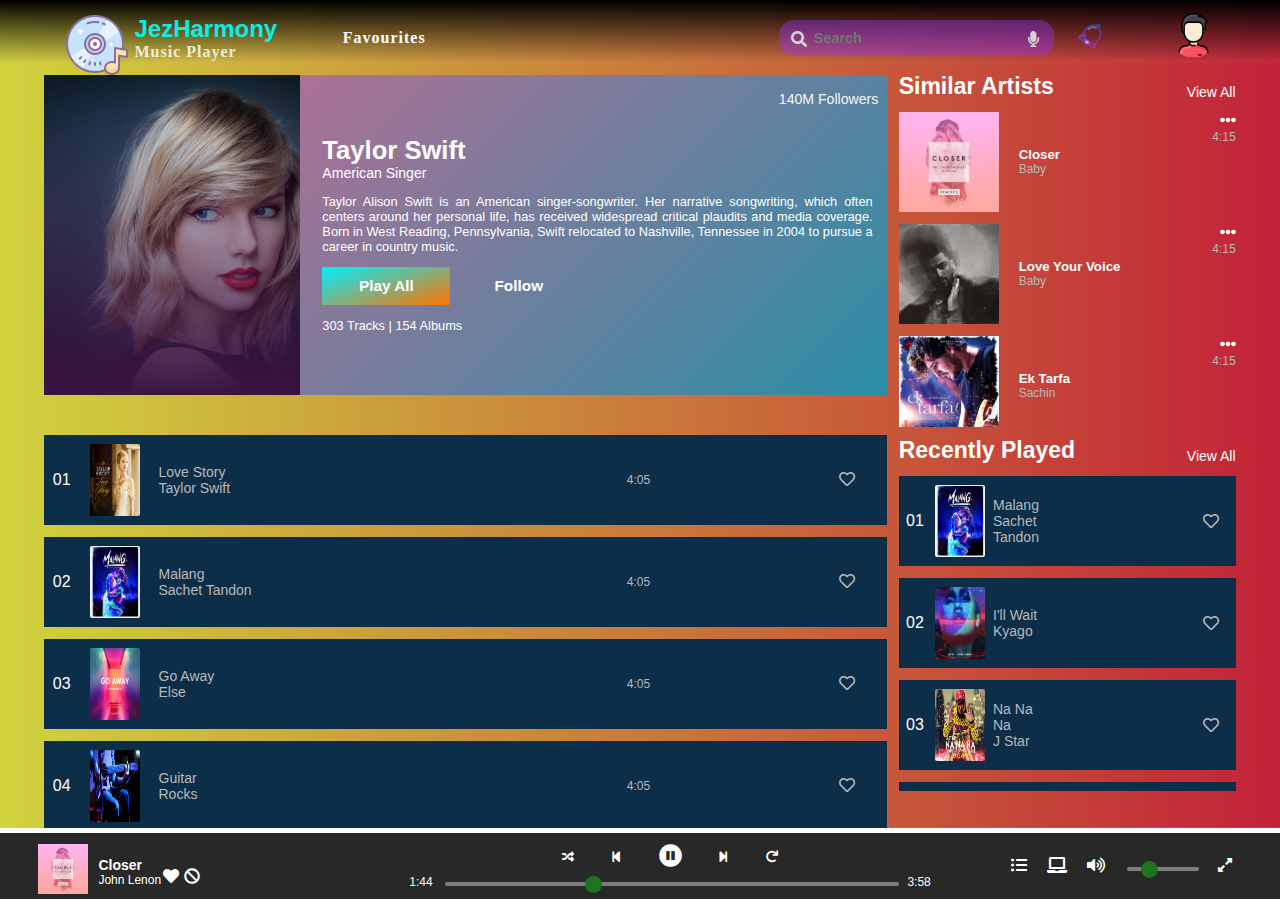
<file: single_playlist_screen.html>
<!DOCTYPE html>
<html lang="en">
  <head>
    <meta charset="UTF-8" />
    <meta name="viewport" content="width=device-width, initial-scale=1.0" />
    <title>JezHarmony Music Player</title>
    <!-- Fontawesome css link -->
    <link rel="stylesheet" href="assets/font-awesome/css/all.min.css" />

    <!-- main css link -->
    <link rel="stylesheet" href="css/single_playlist.css" />
    <link rel="stylesheet" href="css/single_playlist_responsive.css" />
  </head>
  <body>
    <!-- Navigation bar -->
    <nav class="nav-header">
      <!-- music player logo and title -->
      <div class="nav-title">
        <div class="music-logo">
          <img src="images/music-logo.png" alt="logo" />
        </div>
        <div class="music-name">
          <h2><a href="index.html">JezHarmony</a></h2>
          <h4><a href="index.html">Music Player</a></h4>
        </div>
      </div>

      <!-- Favourites -->
      <div class="music-fav">
        <h4>Favourites</h4>
      </div>

      <!-- Search bar -->
      <div class="search-bar">
        <div>
          <!-- search icon -->
          <i class="fas fa-search search-ico"></i>
        </div>
        <!-- search textbox -->
        <input type="text" name="search" placeholder="Search" />
        <div class="search-mic">
          <i class="fas fa-microphone mic-ico"></i>
        </div>
      </div>

      <!-- Notification bell icon -->
      <div class="notification-bell">
        <img src="images/notification-bell.png" alt="notification" />
      </div>

      <!-- profile picture -->
      <div class="profile-pic">
        <img src="images/profile-pic.png" alt="profile" />
      </div>
    </nav>

    <!-- main section  -->
    <main>
      <!-- There is two aside section to divide left side portion and right side playlist portion -->
      <aside class="aside main_section">
        <div class="jumbotron">
          <div class="jumbotron_image">
            <!-- image will display by css -->
          </div>

          <!-- jumbotron details -->
          <div class="jumbotron_details">
            <div class="description_of_song">
              <!-- song title -->
              <div class="song_name">
                <h1>Taylor Swift</h1>
              </div>
              <!-- followers portion -->
              <div class="followers">140M Followers</div>

              <!-- author -->
              <p class="author">American Singer</p>
              <!-- short description of singer -->
              <p class="song_desc">
                Taylor Alison Swift is an American singer-songwriter. Her
                narrative songwriting, which often centers around her personal
                life, has received widespread critical plaudits and media
                coverage. Born in West Reading, Pennsylvania, Swift relocated to
                Nashville, Tennessee in 2004 to pursue a career in country
                music.
              </p>
            </div>

            <!-- singer all albums details -->
            <div class="album_details">
              <div class="album_btn">
                <button>Play All</button>
                <button>Follow</button>
              </div>
              <p>303 Tracks | 154 Albums</p>
            </div>
          </div>
        </div>

        <!-- playlist items section -->
        <div class="playlist_content">
          <!-- playlists item -->
          <div class="playlist_item">
            <div class="left_content">
              <!-- index -->
              <div>01</div>
              <!-- image and play button -->
              <div>
                <img
                  src="images/latest_release/Love_Story.jpg"
                  alt="playlist"
                />
                <div class="play-button">
                  <i class="fas fa-play"></i>
                </div>
              </div>
              <!-- name and author of the song -->
              <div>
                <p>Love Story</p>
                <p>Taylor Swift</p>
              </div>
            </div>
            <div class="center_content">4:05</div>
            <div class="right_content">
              <div><i class="far fa-heart"></i></div>
              <div><i class="far fa-plus"></i></div>
            </div>
          </div>
          <!-- playlists item -->
          <div class="playlist_item">
            <div class="left_content">
              <!-- index -->
              <div>02</div>
              <!-- image and play button -->
              <div>
                <img src="images/playlist/malang.jpg" alt="playlist" />
                <div class="play-button">
                  <i class="fas fa-play"></i>
                </div>
              </div>
              <!-- name and author of the song -->
              <div>
                <p>Malang</p>
                <p>Sachet Tandon</p>
              </div>
            </div>
            <div class="center_content">4:05</div>
            <div class="right_content">
              <div><i class="far fa-heart"></i></div>
              <div><i class="far fa-plus"></i></div>
            </div>
          </div>
          <!-- playlists item -->
          <div class="playlist_item">
            <div class="left_content">
              <!-- index -->
              <div>03</div>
              <!-- image and play button -->
              <div>
                <img src="images/playlist/go_away.jpg" alt="playlist" />
                <div class="play-button">
                  <i class="fas fa-play"></i>
                </div>
              </div>
              <!-- name and author of the song -->
              <div>
                <p>Go Away</p>
                <p>Else</p>
              </div>
            </div>
            <div class="center_content">4:05</div>
            <div class="right_content">
              <div><i class="far fa-heart"></i></div>
              <div><i class="far fa-plus"></i></div>
            </div>
          </div>
          <!-- playlists item -->
          <div class="playlist_item">
            <div class="left_content">
              <!-- index -->
              <div>04</div>
              <!-- image and play button -->
              <div>
                <img src="images/playlist/guitarist.png" alt="playlist" />
                <div class="play-button">
                  <i class="fas fa-play"></i>
                </div>
              </div>
              <!-- name and author of the song -->
              <div>
                <p>Guitar</p>
                <p>Rocks</p>
              </div>
            </div>
            <div class="center_content">4:05</div>
            <div class="right_content">
              <div><i class="far fa-heart"></i></div>
              <div><i class="far fa-plus"></i></div>
            </div>
          </div>
          <!-- playlists item -->
          <div class="playlist_item">
            <div class="left_content">
              <!-- index -->
              <div>05</div>
              <!-- image and play button -->
              <div>
                <img src="images/playlist/Na-Na.jpg" alt="playlist" />
                <div class="play-button">
                  <i class="fas fa-play"></i>
                </div>
              </div>
              <!-- name and author of the song -->
              <div>
                <p>Na na</p>
                <p>J Star</p>
              </div>
            </div>
            <div class="center_content">4:05</div>
            <div class="right_content">
              <div><i class="far fa-heart"></i></div>
              <div><i class="far fa-plus"></i></div>
            </div>
          </div>
          <!-- playlists item -->
          <div class="playlist_item">
            <div class="left_content">
              <!-- index -->
              <div>06</div>
              <!-- image and play button -->
              <div>
                <img src="images/playlist/deep_city.png" alt="playlist" />
                <div class="play-button">
                  <i class="fas fa-play"></i>
                </div>
              </div>
              <!-- name and author of the song -->
              <div>
                <p>Deep City</p>
                <p>Sachin</p>
              </div>
            </div>
            <div class="center_content">4:05</div>
            <div class="right_content">
              <div><i class="far fa-heart"></i></div>
              <div><i class="far fa-plus"></i></div>
            </div>
          </div>
          <!-- playlists item -->
          <div class="playlist_item">
            <div class="left_content">
              <!-- index -->
              <div>07</div>
              <!-- image and play button -->
              <div>
                <img src="images/latest_release/Closer.jpg" alt="playlist" />
                <div class="play-button">
                  <i class="fas fa-play"></i>
                </div>
              </div>
              <!-- name and author of the song -->
              <div>
                <p>Closer</p>
                <p>Penny</p>
              </div>
            </div>
            <div class="center_content">4:05</div>
            <div class="right_content">
              <div><i class="far fa-heart"></i></div>
              <div><i class="far fa-plus"></i></div>
            </div>
          </div>
          <!-- playlists item -->
          <div class="playlist_item">
            <div class="left_content">
              <!-- index -->
              <div>08</div>
              <!-- image and play button -->
              <div>
                <img src="images/playlist/malang.jpg" alt="playlist" />
                <div class="play-button">
                  <i class="fas fa-play"></i>
                </div>
              </div>
              <!-- name and author of the song -->
              <div>
                <p>Malang</p>
                <p>Sachet Tandon</p>
              </div>
            </div>
            <div class="center_content">4:05</div>
            <div class="right_content">
              <div><i class="far fa-heart"></i></div>
              <div><i class="far fa-plus"></i></div>
            </div>
          </div>
          <!-- playlists item -->
          <div class="playlist_item">
            <div class="left_content">
              <!-- index -->
              <div>09</div>
              <!-- image and play button -->
              <div>
                <img src="images/latest_release/Baby.jpg" alt="playlist" />
                <div class="play-button">
                  <i class="fas fa-play"></i>
                </div>
              </div>
              <!-- name and author of the song -->
              <div>
                <p>Baby</p>
                <p>Justin Bieber</p>
              </div>
            </div>
            <div class="center_content">4:05</div>
            <div class="right_content">
              <div><i class="far fa-heart"></i></div>
              <div><i class="far fa-plus"></i></div>
            </div>
          </div>
          <!-- playlists item -->
          <div class="playlist_item">
            <div class="left_content">
              <!-- index -->
              <div>10</div>
              <!-- image and play button -->
              <div>
                <img src="images/playlist/rabta.jpg" alt="playlist" />
                <div class="play-button">
                  <i class="fas fa-play"></i>
                </div>
              </div>
              <!-- name and author of the song -->
              <div>
                <p>Rabta</p>
                <p>Arjit</p>
              </div>
            </div>
            <div class="center_content">4:05</div>
            <div class="right_content">
              <div><i class="far fa-heart"></i></div>
              <div><i class="far fa-plus"></i></div>
            </div>
          </div>
          <!-- playlists item -->
          <div class="playlist_item">
            <div class="left_content">
              <!-- index -->
              <div>11</div>
              <!-- image and play button -->
              <div>
                <img src="images/playlist/deep_city.png" alt="playlist" />
                <div class="play-button">
                  <i class="fas fa-play"></i>
                </div>
              </div>
              <!-- name and author of the song -->
              <div>
                <p>Deep City</p>
                <p>Rocks</p>
              </div>
            </div>
            <div class="center_content">4:05</div>
            <div class="right_content">
              <div><i class="far fa-heart"></i></div>
              <div><i class="far fa-plus"></i></div>
            </div>
          </div>
          <!-- playlists item -->
          <div class="playlist_item">
            <div class="left_content">
              <!-- index -->
              <div>12</div>
              <!-- image and play button -->
              <div>
                <img
                  src="images/latest_release/Love_your_voice.jpg"
                  alt="playlist"
                />
                <div class="play-button">
                  <i class="fas fa-play"></i>
                </div>
              </div>
              <!-- name and author of the song -->
              <div>
                <p>Love Your Voice</p>
                <p>Baby</p>
              </div>
            </div>
            <div class="center_content">4:05</div>
            <div class="right_content">
              <div><i class="far fa-heart"></i></div>
              <div><i class="far fa-plus"></i></div>
            </div>
          </div>
        </div>
      </aside>
      <!-- main aside section is complete -->

      <!-- label for display side section in tablet mode or mobile display -->
      <label for="more"><i class="fas fa-angle-double-left"></i>More</label>
      <!-- checkbox for display side section -->
      <input type="checkbox" id="more" />

      <aside class="aside side_section">
        <!-- same class will be applicable for artists and recently -->
        <div class="similar">
          <!-- section heading -->
          <div class="section_heading">
            <h1>Similar Artists</h1>
            <div class="view_all_button">View All</div>
          </div>
          <!-- list the container -->
          <div class="list">
            <!-- item -->
            <div class="list_item">
              <div>
                <img src="images/latest_release/Closer.jpg" alt="playlist" />
                <div class="play-button">
                  <i class="fas fa-play"></i>
                </div>
              </div>
              <div style="position: absolute; left: 120px">
                <h5>Closer</h5>
                <p class="author_name">Baby</p>
              </div>
              <div class="extra">
                <div><i class="fas fa-ellipsis-h"></i></div>
                <p class="author_name">4:15</p>
              </div>
            </div>
            <!-- item -->
            <div class="list_item">
              <div>
                <img
                  src="images/latest_release/Love_your_voice.jpg"
                  alt="playlist"
                />
                <div class="play-button">
                  <i class="fas fa-play"></i>
                </div>
              </div>
              <div style="position: absolute; left: 120px">
                <h5>Love Your Voice</h5>
                <p class="author_name">Baby</p>
              </div>
              <div class="extra">
                <div><i class="fas fa-ellipsis-h"></i></div>
                <p class="author_name">4:15</p>
              </div>
            </div>
            <!-- item -->
            <div class="list_item">
              <div>
                <img src="images/latest_hindi/ek_tarfa.jpg" alt="playlist" />
                <div class="play-button">
                  <i class="fas fa-play"></i>
                </div>
              </div>
              <div style="position: absolute; left: 120px">
                <h5>Ek Tarfa</h5>
                <p class="author_name">Sachin</p>
              </div>
              <div class="extra">
                <div><i class="fas fa-ellipsis-h"></i></div>
                <p class="author_name">4:15</p>
              </div>
            </div>
          </div>

          <!-- recently played section -->
          <div class="similar">
            <!-- section heading -->
            <div class="section_heading">
              <h1>Recently Played</h1>
              <div class="view_all_button">View All</div>
            </div>
            <!-- recently played content -->
            <div class="list">
              <!-- first playlist item -->
              <div class="playlist_item">
                <div class="left_content">
                  <!-- index -->
                  <div style="margin-right: 4px; margin-left: 4px">01</div>
                  <!-- image and play button -->
                  <div class="playlist_cover">
                    <img src="images/playlist/malang.jpg" alt="playlist" />
                    <div class="play-button">
                      <i class="fas fa-play" aria-hidden="true"></i>
                    </div>
                  </div>
                  <!-- name and author of the song -->
                  <div>
                    <p>Malang</p>
                    <p>Sachet Tandon</p>
                  </div>
                </div>
                <!-- like button -->
                <div class="right_content">
                  <i class="far fa-heart"></i>
                </div>
              </div>
              <!-- second playlist item -->
              <div class="playlist_item">
                <div class="left_content">
                  <!-- index -->
                  <div style="margin-right: 4px; margin-left: 4px">02</div>
                  <!-- image and play button -->
                  <div class="playlist_cover">
                    <img src="images/playlist/deep_city.png" alt="playlist" />
                    <div class="play-button">
                      <i class="fas fa-play" aria-hidden="true"></i>
                    </div>
                  </div>
                  <!-- name and author of the song -->
                  <div>
                    <p>I'll Wait</p>
                    <p>Kyago</p>
                  </div>
                </div>
                <!-- like button -->
                <div class="right_content">
                  <i class="far fa-heart"></i>
                </div>
              </div>
              <!-- third playlist item -->
              <div class="playlist_item">
                <div class="left_content">
                  <!-- index -->
                  <div style="margin-right: 4px; margin-left: 4px">03</div>
                  <!-- image and play button -->
                  <div class="playlist_cover">
                    <img src="images/playlist/Na-Na.jpg" alt="playlist" />
                    <div class="play-button">
                      <i class="fas fa-play" aria-hidden="true"></i>
                    </div>
                  </div>
                  <!-- name and author of the song -->
                  <div>
                    <p>Na Na Na</p>
                    <p>J Star</p>
                  </div>
                </div>
                <!-- like button -->
                <div class="right_content">
                  <i class="far fa-heart"></i>
                </div>
              </div>
              <!-- forth playlist item -->
              <div class="playlist_item">
                <div class="left_content">
                  <!-- index -->
                  <div style="margin-right: 4px; margin-left: 4px">04</div>
                  <!-- image and play button -->
                  <div class="playlist_cover">
                    <img src="images/playlist/guitarist.png" alt="playlist" />
                    <div class="play-button">
                      <i class="fas fa-play" aria-hidden="true"></i>
                    </div>
                  </div>
                  <!-- name and author of the song -->
                  <div>
                    <p>New Skin</p>
                    <p>Flume</p>
                  </div>
                </div>
                <!-- like button -->
                <div class="right_content">
                  <i class="far fa-heart"></i>
                </div>
              </div>
              <!-- fifth playlist item -->
              <div class="playlist_item">
                <div class="left_content">
                  <!-- index -->
                  <div style="margin-right: 4px; margin-left: 4px">05</div>
                  <!-- image and play button -->
                  <div class="playlist_cover">
                    <img src="images/playlist/rabta.jpg" alt="playlist" />
                    <div class="play-button">
                      <i class="fas fa-play" aria-hidden="true"></i>
                    </div>
                  </div>
                  <!-- name and author of the song -->
                  <div>
                    <p>Rabta</p>
                    <p>Arjit Singh</p>
                  </div>
                </div>
                <!-- like button -->
                <div class="right_content">
                  <i class="far fa-heart"></i>
                </div>
              </div>
              <!-- sixth playlist item -->
              <div class="playlist_item">
                <div class="left_content">
                  <!-- index -->
                  <div style="margin-right: 4px; margin-left: 4px">06</div>
                  <!-- image and play button -->
                  <div class="playlist_cover">
                    <img src="images/playlist/go_away.jpg" alt="playlist" />
                    <div class="play-button">
                      <i class="fas fa-play" aria-hidden="true"></i>
                    </div>
                  </div>
                  <!-- name and author of the song -->
                  <div>
                    <p>Go Away</p>
                    <p>Rosie Love</p>
                  </div>
                </div>
                <!-- like button -->
                <div class="right_content">
                  <i class="far fa-heart"></i>
                </div>
              </div>
              <!-- seven playlist item -->
              <div class="playlist_item">
                <div class="left_content">
                  <!-- index -->
                  <div style="margin-right: 4px; margin-left: 4px">01</div>
                  <!-- image and play button -->
                  <div class="playlist_cover">
                    <img src="images/playlist/malang.jpg" alt="playlist" />
                    <div class="play-button">
                      <i class="fas fa-play" aria-hidden="true"></i>
                    </div>
                  </div>
                  <!-- name and author of the song -->
                  <div>
                    <p>Malang</p>
                    <p>Sachet Tandon</p>
                  </div>
                </div>
                <!-- like button -->
                <div class="right_content">
                  <i class="far fa-heart"></i>
                </div>
              </div>
              <!-- eight playlist item -->
              <div class="playlist_item">
                <div class="left_content">
                  <!-- index -->
                  <div style="margin-right: 4px; margin-left: 4px">02</div>
                  <!-- image and play button -->
                  <div class="playlist_cover">
                    <img src="images/playlist/deep_city.png" alt="playlist" />
                    <div class="play-button">
                      <i class="fas fa-play" aria-hidden="true"></i>
                    </div>
                  </div>
                  <!-- name and author of the song -->
                  <div>
                    <p>I'll Wait</p>
                    <p>Kyago</p>
                  </div>
                </div>
                <!-- like button -->
                <div class="right_content">
                  <i class="far fa-heart"></i>
                </div>
              </div>
              <!-- ninth playlist item -->
              <div class="playlist_item">
                <div class="left_content">
                  <!-- index -->
                  <div style="margin-right: 4px; margin-left: 4px">03</div>
                  <!-- image and play button -->
                  <div class="playlist_cover">
                    <img src="images/playlist/Na-Na.jpg" alt="playlist" />
                    <div class="play-button">
                      <i class="fas fa-play" aria-hidden="true"></i>
                    </div>
                  </div>
                  <!-- name and author of the song -->
                  <div>
                    <p>Na Na Na</p>
                    <p>J Star</p>
                  </div>
                </div>
                <!-- like button -->
                <div class="right_content">
                  <i class="far fa-heart"></i>
                </div>
              </div>
              <!-- ten playlist item -->
              <div class="playlist_item">
                <div class="left_content">
                  <!-- index -->
                  <div style="margin-right: 4px; margin-left: 4px">04</div>
                  <!-- image and play button -->
                  <div class="playlist_cover">
                    <img src="images/playlist/guitarist.png" alt="playlist" />
                    <div class="play-button">
                      <i class="fas fa-play" aria-hidden="true"></i>
                    </div>
                  </div>
                  <!-- name and author of the song -->
                  <div>
                    <p>New Skin</p>
                    <p>Flume</p>
                  </div>
                </div>
                <!-- like button -->
                <div class="right_content">
                  <i class="far fa-heart"></i>
                </div>
              </div>
            </div>
          </div>
        </div>
      </aside>
    </main>
    <!-- main section is end -->

    <!-- footer section -->
    <footer>
      <div class="active_song_description">
        <!-- song image -->
        <div id="song_image">
          <img src="images/latest_release/Closer.jpg" alt="closer" />
        </div>
        <!-- song desc -->
        <div class="song_desc">
          <h4>Closer</h4>
          <p>John Lenon</p>
        </div>
        <!-- heart and ban icon -->
        <div class="heart_ban_icon">
          <span><i class="fas fa-heart"></i></span>
          <span><i class="fas fa-ban"></i></span>
        </div>
      </div>

      <!-- player controls -->
      <div class="player">
        <!-- player controls -->
        <div class="controls">
          <span><i class="fas fa-random"></i></span>
          <span><i class="fas fa-step-backward"></i></span>
          <span><i class="fas fa-pause-circle"></i></span>
          <span><i class="fas fa-step-forward"></i></span>
          <span><i class="fas fa-redo"></i></span>
        </div>

        <!-- player slider -->
        <div id="slider">
          <!-- current time -->
          <div class="time">1:44</div>
          <!-- player range -->
          <div class="slider_container">
            <input
              type="range"
              value="32"
              min="0"
              max="100"
              class="slider"
              id="slider_range"
            />
          </div>
          <!-- total time -->
          <div class="time">3:58</div>
        </div>
      </div>

      <!-- extra player icons -->
      <div class="extras">
        <div>
          <i class="fas fa-list-ul"></i>
        </div>
        <div>
          <i class="fas fa-laptop"></i>
        </div>
        <div>
          <i class="fas fa-volume-up"></i>
        </div>
        <div class="slidecontainer" style="width: 30%">
          <input
            type="range"
            min="0"
            max="100"
            value="25"
            class="slider"
            id="extra_slider_range"
            style="margin-top: 0px"
          />
        </div>
        <div>
          <i class="fas fa-expand-alt"></i>
        </div>
      </div>
    </footer>
  </body>
</html>
</file>
<file: css/single_playlist.css>
:root {
  /* use background image  */
  --background-image: linear-gradient(-90deg, #c22238, #d0d33d);
  --jumbotron-color: linear-gradient(-45deg, #2a8ea7, #d16890);
  --playlist-items-background-color: #0c2e49;
  --playlist-items-background-color-on-hover: #9c4d68;
  --similar-artists-background-color-on-hover: #592ca1;
  /* --background-image: url('/images/background_image/music-background1.jpg'); */
  /* --background-image: url('/images/background_image/music-background2.jpg'); */
}

/* default body property  */
body {
  margin: 0px;
  padding: 0px;
  font-family: sans-serif;
  background-image: var(--background-image);
  background-position: center;
  background-repeat: no-repeat;
  background-size: cover;
  color: white;
}

/* removing all links style */
a {
  text-decoration: none;
  color: white;
}

/* remove all margin from all heading,text, paragraph elements */
h1,
h2,
h3,
h4,
h5,
h6,
p {
  margin: 0px;
}

/* navigation bar */
.nav-header {
  height: auto;
  width: auto;
  display: flex;
  flex-direction: row;
  flex-wrap: wrap;
  justify-content: space-between;
  align-items: center;
  background-image: linear-gradient(
    180deg,
    rgb(0, 0, 0),
    rgba(270, 180, 180, 0.05)
  );
  box-sizing: border-box;
  padding-left: 5%;
  padding-right: 5%;
  padding-top: 1%;
}

.nav-header > div {
  display: inline-block;
}

.nav-title > div {
  display: inline-block;
  vertical-align: middle;
}

/* music player logo */
.music-logo {
  height: 50px;
  width: 50px;
  border-radius: 100%;
  animation: rotating 0.8s ease-in-out infinite;
}

@keyframes rotating {
  0% {
    transform: translate(0%, -10%);
  }
  50% {
    transform: translate(0%, 0%);
  }
  100% {
    transform: translate(0%, -10%);
  }
}

/* music player name */
.music-name {
  margin-left: 1rem;
}

/* JazHarmony Name css */
.music-name h2 {
  font-weight: 700;
  opacity: 0.9;
}

.music-name h2 a {
  color: cyan;
}

/* Music Player css */
.music-name h4 {
  font-family: cursive;
  letter-spacing: 1px;
  opacity: 0.8;
}

/* favourites css */
.music-fav {
  font-family: cursive;
  letter-spacing: 1px;
  animation-name: flexible;
  animation-timing-function: ease-in-out;
  animation-duration: 2s;
  animation-iteration-count: infinite;
}

@keyframes flexible {
  0% {
    transform: rotate(0deg);
  }
  50% {
    transform: rotateY(360deg);
  }
  75% {
    transform: scale(1.3);
  }
  100% {
    transform: scaleX(1);
  }
}

/* Search bar */
.search-bar {
  width: 20%;
  position: relative;
  margin-left: 25%;
}

/* serach bar textbox */
.search-bar input {
  width: 100%;
  border: none;
  border-radius: 15px;
  padding: 10px;
  font-size: 0.9rem;
  text-decoration: none;
  font-weight: 550;
  color: cyan;
  outline: none;
  transition: all ease-in-out 0.4s;
  background: rgba(150, 50, 270, 0.4);
  text-align: left;
  padding-left: 15%;
}

.search-bar input:hover {
  outline: none;
  text-decoration: none;
  background: rgba(150, 50, 270, 0.4);
  font-weight: 550;
  color: cyan;
}

/* search bar icon */
.search-bar > div:nth-child(1) {
  display: inline-block;
  position: absolute;
  width: min-content;
  left: 5%;
  top: 30%;
  color: lightgray;
}

/* microphone icon */
.search-bar > div:nth-child(3) {
  display: inline-block;
  position: absolute;
  width: min-content;
  right: 0%;
  top: 30%;
  margin-left: 15%;
  color: lightgray;
  left: 93%;
}

/* notification bell icon */
.notification-bell img {
  left: 20%;
  width: 30px;
  height: 30px;
  animation: ringing_bell 0.7s ease-in-out infinite;
}

@keyframes ringing_bell {
  0% {
    transform: rotate(0deg);
  }
  50% {
    transform: rotate(-90deg);
  }
  100% {
    transform: rotate(0deg);
  }
}

/* profile pic of Music player*/
.profile-pic img {
  width: 45px;
  height: 45px;
  border-radius: 100%;
}

/* Main section */
main {
  width: 100%;
  padding: 0% 3%;
  box-sizing: border-box;
  display: flex;
  flex-direction: row;
  justify-content: space-around;
  transition: all ease-in-out 1s;
}

main::-webkit-scrollbar {
  display: none;
}

.aside {
  display: inline-block;
  overflow: hidden;
}

/* aside main section */
.main_section {
  width: 70%;
  height: 85vh;
  overflow: scroll;
  overflow-x: hidden;
}

/* overflow scrollbar should be hidden */
.main_section::-webkit-scrollbar {
  display: none;
}

/* jumbotron section */
.jumbotron {
  height: 25vw;
  width: 100%;
  margin-top: 12px;
  box-sizing: border-box;
  display: flex;
  flex-direction: row;
  justify-content: space-between;
  align-items: center;
  margin-bottom: 40px;
  position: relative;
  background-image: var(--jumbotron-color);
}

/* jumbotron image */
.jumbotron_image {
  height: 25vw;
  width: 20vw;
  background-image: linear-gradient(to bottom, transparent, rgb(58, 20, 65)),
    url('https://yash-slashcoder.github.io/JezHarmony-Music-Player/images/popular_artistis/taylor_swift.jpg');
  background-size: cover;
  background-position: right;
  background-repeat: no-repeat;
}

/* right part of the jumbotron */
.jumbotron_details {
  height: 100%;
  width: 67%;
  display: flex;
  flex-direction: column;
  justify-content: center;
  box-sizing: border-box;
  padding-right: 12px;
}

.description_of_song,
.album_details {
  width: 100%;
  height: max-content;
}

/* song name and followers */
.song_name,
.followers {
  display: inline-block;
}

/* song name heading properties */
.song_name h1 {
  font-size: 2vw;
}

/* followers css */
.followers {
  position: absolute;
  right: 1%;
  top: 5%;
  color: whitesmoke;
}

.followers,
.author {
  font-size: 1.1vw;
}

/* description of the jumbotron */
.song_desc {
  font-size: 1vw;
  margin-top: 1vw;
  text-align: justify;
}

/* album details */
.album_details p {
  font-size: 1vw;
}

/* buttons css */
.album_btn > button {
  border: none;
  height: 3vw;
  width: 10vw;
  color: white;
  font-size: 1.2vw;
  margin: 1vw 0;
  font-weight: bolder;
}

/* play button */
.album_btn > button:nth-child(1) {
  background-image: linear-gradient(
    -19deg,
    rgb(255, 115, 0) 0%,
    rgb(0, 238, 255) 100%
  );
}
/* follow button */
.album_btn > button:nth-child(2) {
  background-color: transparent;
}

/* playlist section */
.playlist_item {
  height: 10vh;
  box-sizing: border-box;
  display: flex;
  flex-direction: row;
  justify-content: space-between;
  align-items: center;
  margin-bottom: 12px;
  background-color: var(--playlist-items-background-color);
}

/* playlist item hovering effect */
.playlist_item:hover {
  background-color: var(--playlist-items-background-color-on-hover);
}

/* left part of the playlist item */
.left_content {
  display: flex;
  flex-direction: row;
  justify-content: flex-start;
  align-items: center;
  width: 45%;
  height: 100%;
  padding: 0% 1%;
}

.left_content > div:nth-child(2) {
  height: 80%;
  min-width: 50px;
  max-width: 50px;
  margin: 0px 5% 0px 5%;
  position: relative;
}

.left_content > div:nth-child(2) img {
  width: 100%;
  height: 100%;
  border-radius: 2px;
}

.left_content > div:nth-child(3) p {
  color: rgb(185, 185, 185);
}

/* center part of the playlist item */
.center_content {
  display: flex;
  flex-direction: row;
  justify-content: center;
  align-items: center;
  width: min-content;
  height: 100%;
}

/* right part of the playlist item */
.right_content {
  display: flex;
  flex-direction: row;
  justify-content: center;
  align-items: center;
  width: 50px;
  height: 100%;
}

/* play button css */
.play-button {
  width: 100%;
  height: 100%;
  background-color: black;
  position: absolute;
  top: 0%;
  left: 0%;
  opacity: 0;
  display: flex;
  flex-direction: row;
  justify-content: center;
  align-items: center;
  transition: all ease-in-out 0.1s;
}

.play-button:hover {
  opacity: 0.7;
}

/* adjusting the fonts */
.left_content div p {
  font-size: 14px;
}

/* center content for time */
.center_content {
  font-size: 12px;
  color: rgb(185, 185, 185);
}

/* right content like and plus button */
.right_content {
  color: rgb(185, 185, 185);
}
.right_content div:nth-child(2) {
  margin-left: 27%;
}

/* label more css */
label[for='more'] {
  display: none;
  position: absolute;
  right: 0%;
  top: 22%;
  padding: 5px;
  z-index: 3;
  width: 70px;
  font-size: 18px;
  height: auto;
  text-align: center;
  box-shadow: 0px 0px 2px 1px white;
  background-image: linear-gradient(
    45deg,
    rgb(0, 225, 255) -50%,
    rgb(255, 0, 0) 150%
  );
}

/* on a normal display, it will be hidden */
label ~ input {
  display: none;
}

/* side section start  */
.side_section {
  width: 28%;
  height: 85vh;
  z-index: 2;
}

/* section heading  */
.section_heading {
  margin-top: 10px;
  position: relative;
  margin-bottom: 12px;
}

/* adjust heading side by side */
.section_heading div,
.section_heading h1 {
  display: inline-block;
}

.section_heading h1 {
  font-size: 23px;
}

.section_heading div {
  font-size: 14px;
  position: absolute;
  right: 0px;
  bottom: 0%;
}

/* list of similar artists */
.list {
  height: 35vh;
  overflow: scroll;
}

/* hiding the scrollbar */
.list::-webkit-scrollbar {
  display: none;
}

/* list item of the section */
.list_item {
  width: 100%;
  height: 100px;
  box-sizing: border-box;
  display: flex;
  flex-direction: row;
  justify-content: space-between;
  align-items: center;
  position: relative;
  margin-bottom: 12px;
}

/* hovering effect for the list item */
.list_item:hover {
  background-color: var(--similar-artists-background-color-on-hover);
  opacity: 0.8;
}

/* name and image of the song */
.list_item > div:nth-child(1) {
  width: 100px;
  height: 100%;
  position: relative;
}

.list_item > div:nth-child(1) > img {
  width: 100%;
  height: 100%;
}

.author_name {
  font-size: 12px;
  color: rgb(185, 185, 185);
}

/* extra icon css */
.extra {
  text-align: right;
  height: 100%;
}

/* Footer section */

footer {
  position: absolute;
  display: flex;
  flex-direction: row;
  justify-content: space-between;
  align-content: center;
  flex-wrap: nowrap;
  box-sizing: border-box;
  width: 100%;
  height: auto;
  bottom: 1px;
  background-color: #282828;
  z-index: 6;
  padding: 5px 3%;
}

/* song description */
.active_song_description {
  display: flex;
  flex-direction: row;
  align-items: center;
  height: 90%;
  width: 25%;
}

/* song image css */
#song_image {
  width: 50px;
  height: 50px;
  min-width: 50px;
  min-height: 50px;
  margin-right: 10px;
  margin-top: 6px;
}

#song_image img {
  width: 100%;
  height: 100%;
}

/* song description */
.song_desc {
  margin-right: 2px;
}

/* heart and ban icon */
.heart_ban_icon {
  height: 100%;
  padding-top: 7%;
}

/* song name */
.song_desc h4 {
  font-size: 14px;
}
/* song author */
.song_desc p {
  font-size: 12px;
}

/* player slider */
.player {
  width: 45%;
  display: flex;
  flex-direction: column;
  align-items: center;
  justify-content: center;
  flex-wrap: wrap;
}

/* player contorls */
.controls {
  width: 40%;
  display: flex;
  flex-direction: row;
  flex-wrap: nowrap;
  justify-content: space-between;
  align-items: center;
  font-size: 12px;
}

.controls > span:nth-child(3) {
  font-size: 23px;
}

/* song duration slider */
#slider {
  width: 100%;
  font-size: 12px;
  display: flex;
  flex-direction: row;
  flex-wrap: nowrap;
  align-items: center;
  margin-top: 5px;
}
/* time of the slider */
.time {
  margin: 0px 10px;
}

/* slider container */
.slider_container {
  width: 100%;
}

.slider {
  -webkit-appearance: none;
  width: 100%;
  height: 4px;
  background: #d3d3d3;
  outline: none;
  opacity: 0.5;
  -webkit-transition: 0.2s;
  transition: opacity 0.2s;
  border-radius: 10px;
}

.slider:hover {
  opacity: 1;
}

/* these are for adjusting the dimensions and default styling of the long-slider */
.slider::-webkit-slider-thumb {
  -webkit-appearance: none;
  appearance: none;
  width: 17px;
  height: 17px;
  border-radius: 50%;
  background: rgb(22, 189, 22);
  cursor: pointer;
}
/* this is the circular thumb, which can be moved across the div */
.slider::-moz-range-thumb {
  width: 25px;
  height: 25px;
  background: rgb(22, 189, 22);
  cursor: pointer;
}

.extras {
  width: 20%;
  display: flex;
  flex-direction: row;
  justify-content: space-around;
  align-items: center;
}
</file>
<file: css/single_playlist_responsive.css>
/* all media queries */

@media screen and (max-width: 1200px) {
  /* search bar */
  .search-bar {
    right: 7%;
    width: 25%;
  }

  /* song title */
  .song_name h1 {
    font-size: 2.4vw;
  }

  /* song description */
  .song_desc {
    font-size: 1.2vw;
  }
}

@media screen and (max-width: 900px) {
  /* favourites will be hidden on below resolution */
  .music-fav {
    display: none !important;
  }

  /* followers and author */
  .followers,
  .author {
    font-size: 1.7vw;
  }

  /* song description */
  .song_desc {
    font-size: 1.6vw;
  }

  /* label for more display at this resolution */
  label[for='more'] {
    display: block;
    top: 19.8%;
  }
  /* hidden section 2 by default */
  .side_section {
    visibility: hidden;
    opacity: 0;
    position: absolute;
    width: 300px;
    height: 68vh;
    background-color: #b8473f;
    box-shadow: 0px 0px 2px 1px white;
    right: 0px;
    top: 26%;
    overflow: scroll;
    padding-left: 10px;
    z-index: 5;
    padding-right: 5px;
    transition: visibility ease-in-out 0.3s;
    transition: opacity ease-in-out 0.3s;
  }
  /* more button */
  input[type='checkbox']:checked ~ .side_section {
    visibility: visible;
    opacity: 1;
  }
  .list {
    overflow: hidden;
    height: auto;
  }
  .list_item {
    background-color: #1a1e33;
  }
  /* hide section 2 scrollbar */
  .side_section::-webkit-scrollbar {
    display: none;
  }

  /* main section will be cover full page */
  .main_section {
    width: 100%;
  }
  /* jumbotron */
  .jumbotron {
    height: 30vw;
  }

  /* image in the jumbotron */
  .jumbotron_image {
    height: 30vw;
    width: 30vw;
  }
  /* buttons and all */
  .album_details p {
    font-size: 1.8vw;
  }
  .album_btn > button {
    height: 4vw;
    width: 11vw;
    font-size: 1.7vw;
  }
}

@media screen and (max-width: 700px) {
  /* nav section */
  .search-bar {
    width: 25%;
    position: relative;
    margin-left: 10%;
  }

  /* followers and author */
  .followers,
  .author {
    font-size: 2vw;
  }
  /* jumbotron description */
  .song_desc {
    font-size: 2vw;
  }

  /* buttons and all */
  .album_details p {
    font-size: 1.8vw;
  }
  .album_btn > button {
    height: 4vw;
    width: 11vw;
    font-size: 1.7vw;
  }

  /* label for more display at this resolution */
  label[for='more'] {
    display: block;
    top: 19%;
  }

  .side_section {
    top: 24.5%;
  }

  /* footer section  */
  .extras > div:nth-child(3) {
    display: none;
  }
  .extras > div:nth-child(4) {
    display: none;
  }
}

@media screen and (max-width: 550px) {
  /* nav section */
  .music-logo {
    height: 30px;
    width: 30px;
  }

  .music-logo img {
    height: 100%;
    width: 100%;
  }

  /* JazHarmony Name css */
  .music-name h2 {
    font-size: 3vw;
  }

  /* Music Player css */
  .music-name h4 {
    font-size: 2vw;
  }

  /* search bar */
  .search-bar {
    width: 33%;
  }

  .search-bar input {
    padding: 5px;
    font-size: 0.7rem;
    font-weight: 350;
    padding-left: 15%;
  }

  /* notification bell icon */
  .notification-bell img {
    width: 20px;
    height: 20px;
  }

  /* profile pic of Music player*/
  .profile-pic img {
    width: 30px;
    height: 30px;
  }

  /* followers and author */
  .followers,
  .author {
    font-size: 2.5vw;
  }
  /* jumbotron description */
  .description_of_song {
    padding-left: 4px;
  }

  .song_desc {
    font-size: 2.8vw;
  }

  .album_details {
    padding-top: 0px;
  }

  /* label for more display at this resolution */
  label[for='more'] {
    display: block;
    top: 15.5%;
  }

  .side_section {
    top: 21%;
  }

  /* jumbotron */
  .jumbotron {
    height: 55vw;
    text-align: justify;
  }
  /* image in the jumbotron */
  .jumbotron_image {
    height: 55vw;
    width: 55vw;
  }
  /* buttons and stuff */
  .album_details p {
    font-size: 2.5vw;
  }
  .album_btn > button {
    height: 8vw;
    width: 17vw;
    font-size: 3.2vw;
  }
}
</file>
